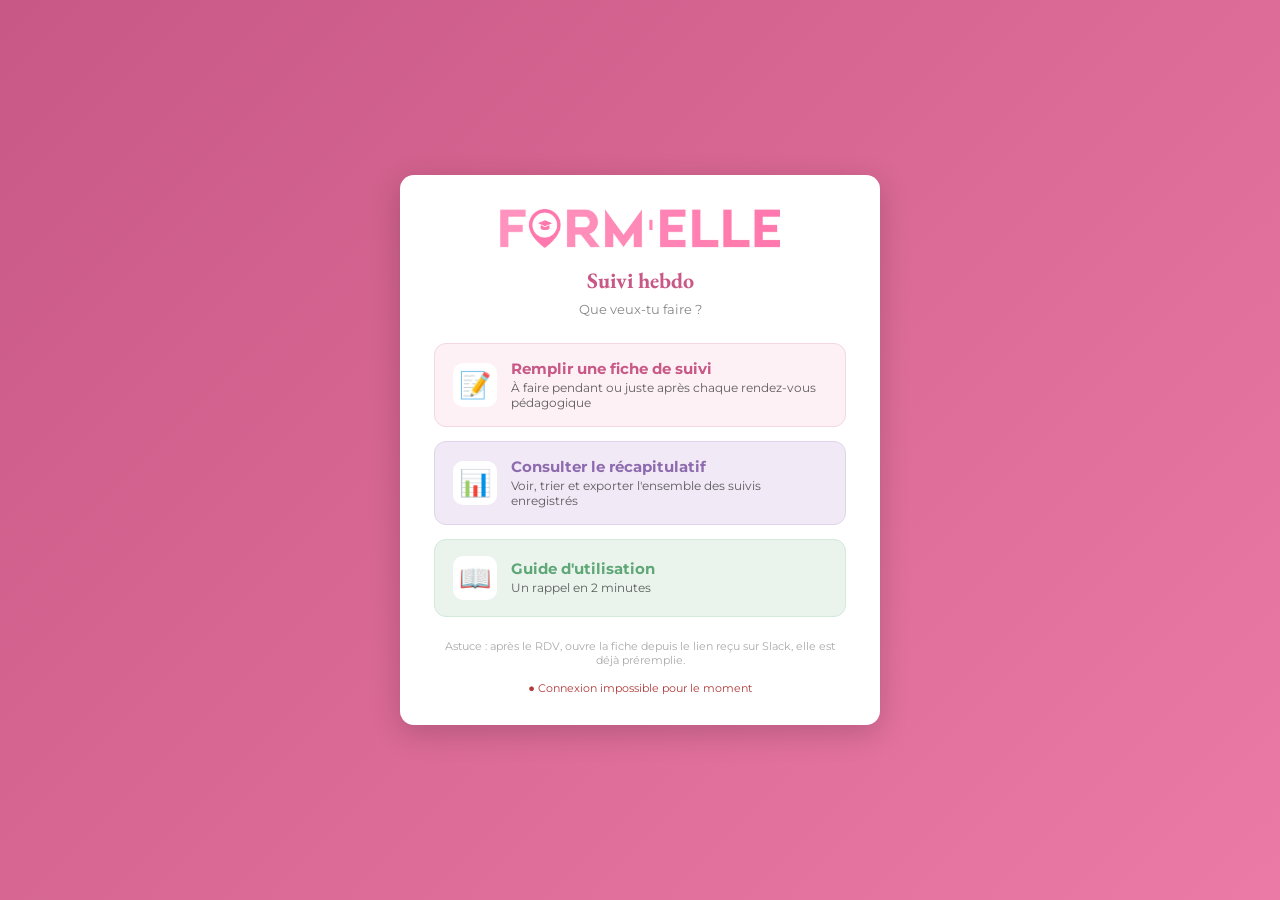
<file: index.html>
<!DOCTYPE html>
<html lang="fr">
<head>
<meta charset="UTF-8">
<meta name="viewport" content="width=device-width, initial-scale=1.0">
<title>Form'Elle — Suivi hebdo</title>
<link rel="preconnect" href="https://fonts.googleapis.com">
<link href="https://fonts.googleapis.com/css2?family=EB+Garamond:wght@500;700&family=Montserrat:wght@400;500;600;700&display=swap" rel="stylesheet">
<link rel="stylesheet" href="assets/style.css">
<style>
  body { background: linear-gradient(135deg, var(--pink-dark) 0%, var(--pink) 100%); display: flex; align-items: center; justify-content: center; padding: 24px; }
  .box { background: white; border-radius: 14px; padding: 34px 34px 30px; max-width: 480px; width: 100%; text-align: center; box-shadow: 0 8px 30px rgba(0,0,0,.18); }
  .box h1 { font-size: 22px; color: var(--pink-dark); margin-bottom: 6px; }
  p.sub { color: #888; font-size: 13px; margin-bottom: 26px; }
  .choices { display: flex; flex-direction: column; gap: 14px; }
  a.choice { display: flex; align-items: center; gap: 14px; text-align: left; text-decoration: none; background: var(--pink-tint); border: 1.5px solid #F5D6E3; border-radius: 12px; padding: 16px 18px; transition: transform .12s ease, box-shadow .12s ease; }
  a.choice:hover { transform: translateY(-2px); box-shadow: 0 6px 16px rgba(200,88,133,.18); }
  a.choice .emoji { font-size: 26px; flex-shrink: 0; width: 44px; height: 44px; display: flex; align-items: center; justify-content: center; background: white; border-radius: 10px; }
  a.choice .txt strong { display: block; color: var(--pink-dark); font-size: 14.5px; margin-bottom: 2px; }
  a.choice .txt span { display: block; color: var(--text-dark); font-size: 12px; opacity: .8; }
  a.choice.recap { background: #F1EAF6; border-color: #E1D3EC; } a.choice.recap .txt strong { color: var(--purple); }
  a.choice.tuto { background: #EAF4ED; border-color: #D3E9D9; } a.choice.tuto .txt strong { color: var(--green); }
  .footer-note { margin-top: 22px; font-size: 11px; color: #aaa; }
</style>
</head>
<body>
  <div class="box">
    <img class="home-logo" src="assets/logo.png" alt="Form'Elle">
    <h1>Suivi hebdo</h1>
    <p class="sub">Que veux-tu faire ?</p>
    <div class="choices">
      <a class="choice fiche" href="fiche.html">
        <div class="emoji">📝</div>
        <div class="txt"><strong>Remplir une fiche de suivi</strong><span>À faire pendant ou juste après chaque rendez-vous pédagogique</span></div>
      </a>
      <a class="choice recap" href="recap.html">
        <div class="emoji">📊</div>
        <div class="txt"><strong>Consulter le récapitulatif</strong><span>Voir, trier et exporter l'ensemble des suivis enregistrés</span></div>
      </a>
      <a class="choice tuto" href="guide.html">
        <div class="emoji">📖</div>
        <div class="txt"><strong>Guide d'utilisation</strong><span>Un rappel en 2 minutes</span></div>
      </a>
    </div>
    <div class="footer-note">Astuce : après le RDV, ouvre la fiche depuis le lien reçu sur Slack, elle est déjà préremplie.</div>
    <div class="conn" id="conn">Connexion…</div>
  </div>
<script src="assets/app.js"></script>
<script>
  feKey(false);
  (async function () {
    var el = document.getElementById('conn');
    try {
      var r = await feGet({ action: 'noms' });
      if (r && r.ok) { el.textContent = '● Connecté (' + r.data.length + ' apprenantes)'; el.className = 'conn ok'; }
      else { el.textContent = '● Connexion refusée par le serveur'; el.className = 'conn err'; }
    } catch (e) { el.textContent = '● Connexion impossible pour le moment'; el.className = 'conn err'; }
  })();
</script>
</body>
</html>
</file>
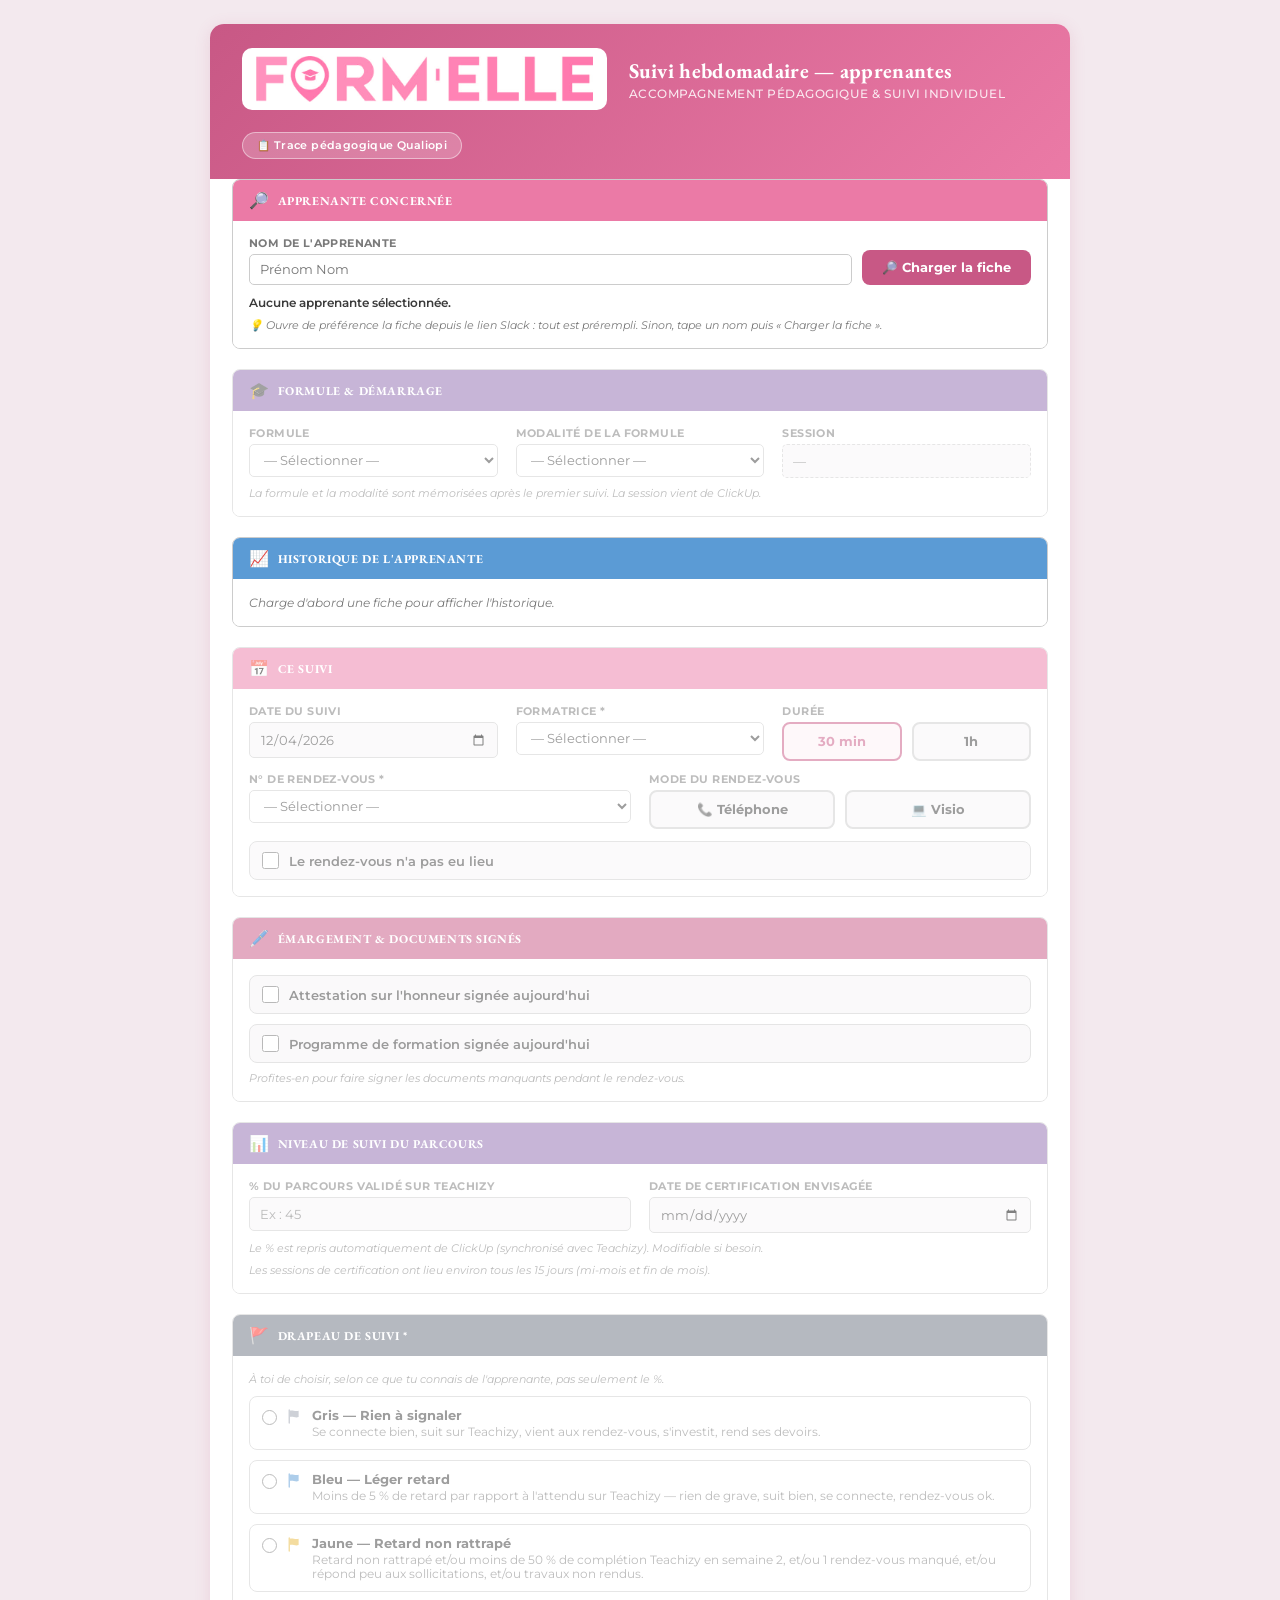
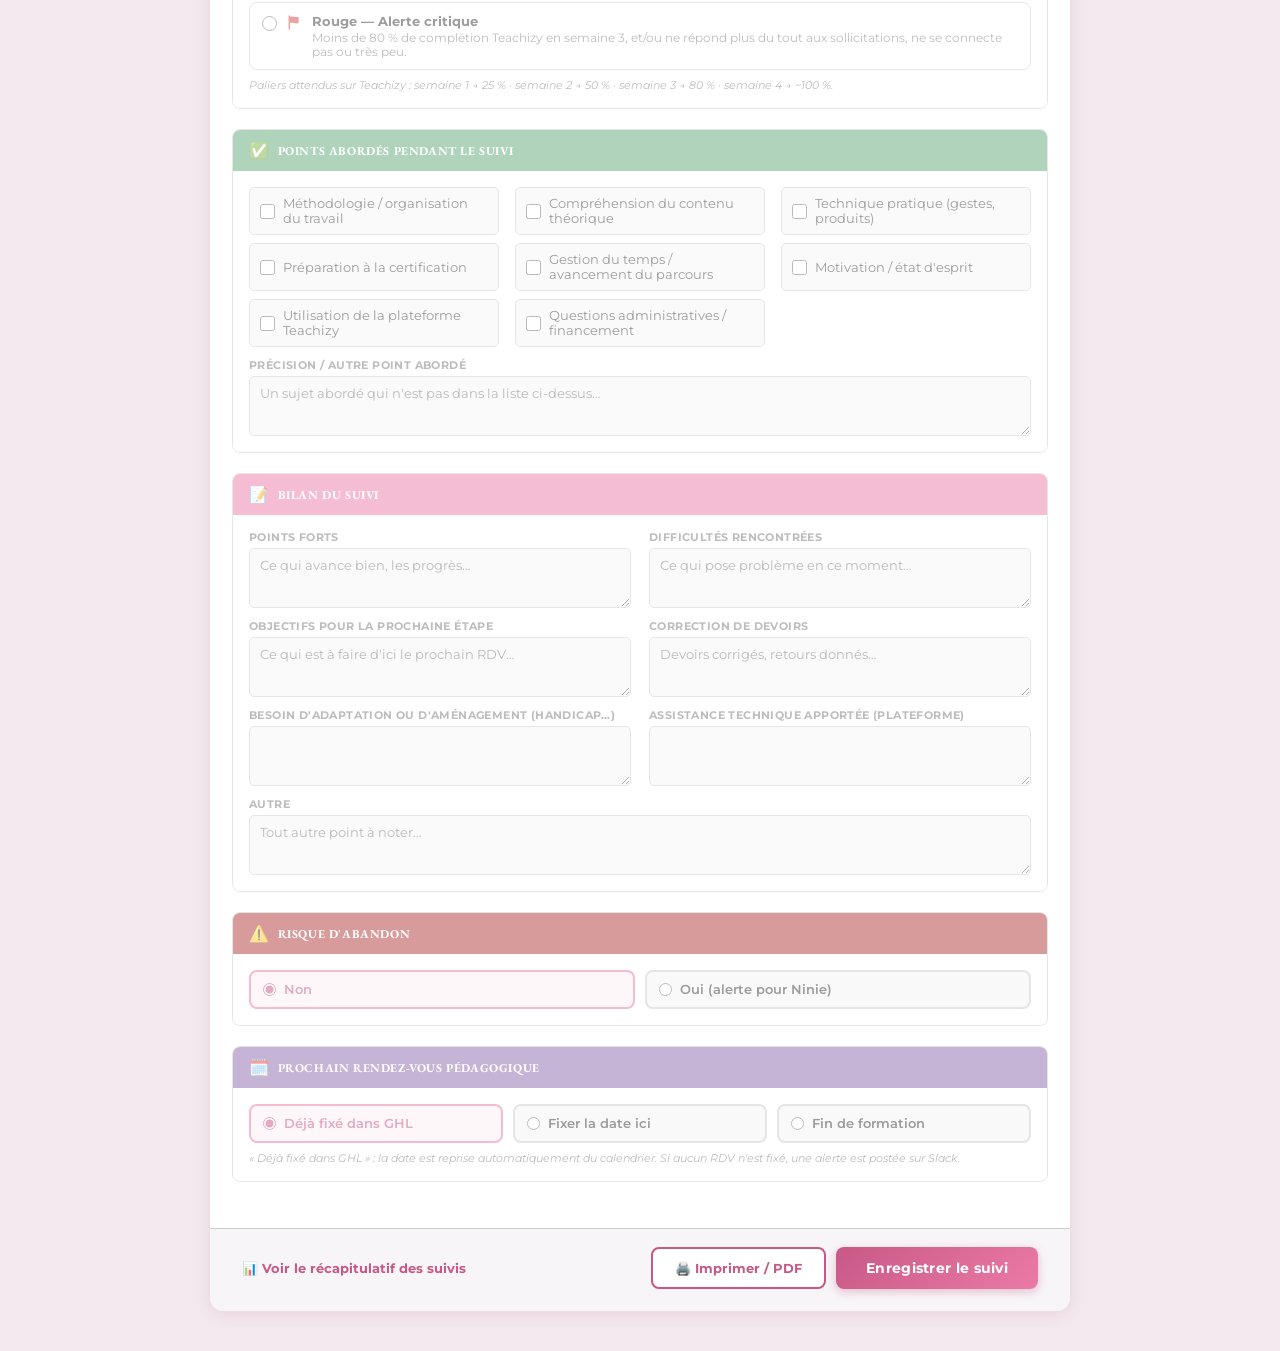
<file: fiche.html>
<!DOCTYPE html>
<html lang="fr">
<head>
<meta charset="UTF-8">
<meta name="viewport" content="width=device-width, initial-scale=1.0">
<title>Form'Elle — Fiche de suivi</title>
<link rel="preconnect" href="https://fonts.googleapis.com">
<link href="https://fonts.googleapis.com/css2?family=EB+Garamond:wght@500;700&family=Montserrat:wght@400;500;600;700&display=swap" rel="stylesheet">
<link rel="stylesheet" href="assets/style.css">
</head>
<body>
<div class="page-wrapper">
  <header>
    <div class="logo-zone"><img src="assets/logo.png" alt="Form'Elle"></div>
    <div class="header-text">
      <h1>Suivi hebdomadaire — apprenantes</h1>
      <div class="subtitle">Accompagnement pédagogique &amp; suivi individuel</div>
    </div>
    <div class="badge">📋 Trace pédagogique Qualiopi</div>
  </header>

  <div class="content">
    <!-- 1. Apprenante -->
    <div class="section" id="section-apprenante">
      <div class="section-header"><span class="icon">🔎</span> Apprenante concernée</div>
      <div class="section-body">
        <div class="search-row">
          <div class="field">
            <label>Nom de l'apprenante</label>
            <input type="text" id="apprenante" placeholder="Prénom Nom" list="liste-apprenantes" autocomplete="off">
            <datalist id="liste-apprenantes"></datalist>
          </div>
          <button type="button" class="btn-search" id="btnCharger">🔎 Charger la fiche</button>
        </div>
        <div class="recherche-status" id="status"></div>
        <div class="fe-note" id="aide">💡 Ouvre de préférence la fiche depuis le lien Slack : tout est prérempli. Sinon, tape un nom puis « Charger la fiche ».</div>
      </div>
    </div>

    <!-- 2. Formule -->
    <div class="section" id="section-identite">
      <div class="section-header violet"><span class="icon">🎓</span> Formule &amp; démarrage</div>
      <div class="section-body">
        <div class="grid-3">
          <div class="field"><label>Formule</label>
            <select id="formule"><option value="">— Sélectionner —</option><option>Star</option><option>Essentielle</option></select></div>
          <div class="field"><label>Modalité de la formule</label>
            <select id="modaliteFormule"><option value="">— Sélectionner —</option><option>Individuel</option><option>Collectif</option></select></div>
          <div class="field"><label>Session</label><div class="readonly-chip" id="chipSession">—</div></div>
        </div>
        <div class="fe-note">La formule et la modalité sont mémorisées après le premier suivi. La session vient de ClickUp.</div>
      </div>
    </div>

    <!-- 3. Historique -->
    <div class="section" id="section-historique">
      <div class="section-header bleu"><span class="icon">📈</span> Historique de l'apprenante</div>
      <div class="section-body">
        <div id="hist-empty" class="hist-empty">Charge d'abord une fiche pour afficher l'historique.</div>
        <div id="hist-summary"></div>
        <button type="button" class="btn-toggle-full hidden" id="btnHist">Dérouler tout l'historique ▾</button>
        <div id="historique-full"></div>
      </div>
    </div>

    <!-- 4. Ce suivi -->
    <div class="section" id="section-suivi">
      <div class="section-header"><span class="icon">📅</span> Ce suivi</div>
      <div class="section-body">
        <div class="grid-3" style="margin-bottom:12px">
          <div class="field"><label>Date du suivi</label><input type="date" id="dateSuivi"></div>
          <div class="field"><label>Formatrice *</label>
            <select id="formatrice"><option value="">— Sélectionner —</option><option>Sabrina Merad</option><option>Leslie Partouche</option></select></div>
          <div class="field"><label>Durée</label>
            <div class="toggle-row"><div class="toggle-btn" data-duree="30 min">30 min</div><div class="toggle-btn" data-duree="1h">1h</div></div></div>
        </div>
        <div class="grid-2" style="margin-bottom:12px">
          <div class="field"><label>N° de rendez-vous *</label>
            <select id="numRdv">
              <option value="">— Sélectionner —</option>
              <option>1 - Accès (onboarding)</option>
              <option>2 - Suivi</option>
              <option>3 - Suivi mi-parcours</option>
              <option>4 - Bilan</option>
              <option>Suivi supplémentaire</option>
            </select></div>
          <div class="field"><label>Mode du rendez-vous</label>
            <div class="toggle-row"><div class="toggle-btn" data-modalite="Téléphone">📞 Téléphone</div><div class="toggle-btn" data-modalite="Visio">💻 Visio</div></div></div>
        </div>
        <label class="signature-item" style="margin-top:6px;"><input type="checkbox" id="nonRealise"><span class="txt">Le rendez-vous n'a pas eu lieu</span></label>
      </div>
    </div>

    <!-- 5. Motif -->
    <div class="section hidden" id="section-motif">
      <div class="section-header" style="background:#B33A3A;"><span class="icon">📵</span> Motif du rendez-vous non réalisé</div>
      <div class="section-body">
        <div class="radio-row" id="motifRow">
          <label class="radio-pill"><input type="radio" name="motif" value="Ne répond pas"> Ne répond pas</label>
          <label class="radio-pill"><input type="radio" name="motif" value="Reporté à sa demande"> Reporté à sa demande</label>
          <label class="radio-pill"><input type="radio" name="motif" value="Annulé par l'apprenante"> Annulé par l'apprenante</label>
          <label class="radio-pill"><input type="radio" name="motif" value="Autre"> Autre</label>
        </div>
        <div class="field hidden" id="motifDateWrap" style="margin-top:12px;"><label>Nouvelle date prévue</label><input type="date" id="motifDate"></div>
        <div class="field hidden" id="motifAutreWrap" style="margin-top:12px;"><label>Préciser</label><input type="text" id="motifAutre" placeholder="Préciser…"></div>
      </div>
    </div>

    <!-- 6. Devoirs -->
    <div class="section hidden" id="section-devoirs">
      <div class="section-header" style="background:#C07A3E;"><span class="icon">📓</span> Devoir de la semaine</div>
      <div class="section-body">
        <div class="fe-note" style="margin:0 0 10px;">À partir du 2ème rendez-vous : le devoir demandé au suivi précédent a-t-il été fait ?</div>
        <div class="radio-row" id="devoirsRow">
          <label class="radio-pill"><input type="radio" name="devoirs" value="Fait"> ✅ Fait</label>
          <label class="radio-pill"><input type="radio" name="devoirs" value="Non fait"> ⚠️ Non fait (alerte pour Ninie)</label>
        </div>
      </div>
    </div>

    <div id="blocRealise">
      <!-- 7. Émargement et documents -->
      <div class="section" id="section-emargement">
        <div class="section-header" style="background:var(--pink-dark);"><span class="icon">🖊️</span> Émargement &amp; documents signés</div>
        <div class="section-body">
          <div class="signature-grid">
            <div id="sig-attestation"></div>
            <div id="sig-programme"></div>
          </div>
          <div class="fe-note">Profites-en pour faire signer les documents manquants pendant le rendez-vous.</div>
        </div>
      </div>

      <!-- 8. Niveau -->
      <div class="section" id="section-pct">
        <div class="section-header violet"><span class="icon">📊</span> Niveau de suivi du parcours</div>
        <div class="section-body">
          <div class="grid-2">
            <div class="field"><label>% du parcours validé sur Teachizy</label><input type="number" id="pct" min="0" max="100" placeholder="Ex : 45"></div>
            <div class="field"><label>Date de certification envisagée</label><input type="date" id="dateCertification"></div>
          </div>
          <div class="fe-note" id="pctNote">Le % est repris automatiquement de ClickUp (synchronisé avec Teachizy). Modifiable si besoin.</div>
          <div class="fe-note">Les sessions de certification ont lieu environ tous les 15 jours (mi-mois et fin de mois).</div>
        </div>
      </div>

      <!-- 9. Drapeau -->
      <div class="section" id="section-drapeau">
        <div class="section-header gris"><span class="icon">🚩</span> Drapeau de suivi *</div>
        <div class="section-body">
          <div class="fe-note" style="margin:0 0 10px;">À toi de choisir, selon ce que tu connais de l'apprenante, pas seulement le %.</div>
          <div class="drapeau-grid" id="drapeauGrid"></div>
          <div class="fe-note">Paliers attendus sur Teachizy : semaine 1 → 25 % · semaine 2 → 50 % · semaine 3 → 80 % · semaine 4 → ~100 %.</div>
        </div>
      </div>

      <!-- 10. Points -->
      <div class="section" id="section-points">
        <div class="section-header vert"><span class="icon">✅</span> Points abordés pendant le suivi</div>
        <div class="section-body">
          <div class="checkbox-grid" id="pointsGrid"></div>
          <div class="field"><label>Précision / autre point abordé</label><textarea id="pointsAutre" placeholder="Un sujet abordé qui n'est pas dans la liste ci-dessus…"></textarea></div>
        </div>
      </div>

      <!-- 11. Bilan -->
      <div class="section" id="section-bilan">
        <div class="section-header"><span class="icon">📝</span> Bilan du suivi</div>
        <div class="section-body">
          <div class="grid-2" style="margin-bottom:12px">
            <div class="field"><label>Points forts</label><textarea id="pointsForts" placeholder="Ce qui avance bien, les progrès…"></textarea></div>
            <div class="field"><label>Difficultés rencontrées</label><textarea id="difficultes" placeholder="Ce qui pose problème en ce moment…"></textarea></div>
          </div>
          <div class="grid-2" style="margin-bottom:12px">
            <div class="field"><label>Objectifs pour la prochaine étape</label><textarea id="objectifs" placeholder="Ce qui est à faire d'ici le prochain RDV…"></textarea></div>
            <div class="field"><label>Correction de devoirs</label><textarea id="correctionDevoirs" placeholder="Devoirs corrigés, retours donnés…"></textarea></div>
          </div>
          <div class="grid-2" style="margin-bottom:12px">
            <div class="field"><label>Besoin d'adaptation ou d'aménagement (handicap…)</label><textarea id="adaptation"></textarea></div>
            <div class="field"><label>Assistance technique apportée (plateforme)</label><textarea id="assistance"></textarea></div>
          </div>
          <div class="field"><label>Autre</label><textarea id="autre" placeholder="Tout autre point à noter…"></textarea></div>
        </div>
      </div>

      <!-- 12. Risque -->
      <div class="section" id="section-risque">
        <div class="section-header" style="background:#B33A3A;"><span class="icon">⚠️</span> Risque d'abandon</div>
        <div class="section-body">
          <div class="radio-row" id="risqueRow">
            <label class="radio-pill on"><input type="radio" name="risque" value="Non" checked> Non</label>
            <label class="radio-pill"><input type="radio" name="risque" value="Oui"> Oui (alerte pour Ninie)</label>
          </div>
          <div class="field hidden" id="risqueActionWrap" style="margin-top:12px;"><label>Action prévue</label><textarea id="actionRisque" placeholder="Que prévoit-on pour la garder dans le parcours ?"></textarea></div>
        </div>
      </div>
    </div>

    <!-- 13. Prochain RDV -->
    <div class="section" id="section-prochain">
      <div class="section-header violet"><span class="icon">🗓️</span> Prochain rendez-vous pédagogique</div>
      <div class="section-body">
        <div class="radio-row" id="prochainRow">
          <label class="radio-pill on"><input type="radio" name="prochain" value="ghl" checked> Déjà fixé dans GHL</label>
          <label class="radio-pill"><input type="radio" name="prochain" value="date"> Fixer la date ici</label>
          <label class="radio-pill"><input type="radio" name="prochain" value="fin"> Fin de formation</label>
        </div>
        <div class="grid-2 hidden" id="prochainDateWrap" style="margin-top:12px;">
          <div class="field"><label>Date</label><input type="date" id="prochainDate"></div>
          <div class="field"><label>Heure (ex : 14h30)</label><input type="text" id="prochainHeure" placeholder="14h30"></div>
        </div>
        <div class="fe-note">« Déjà fixé dans GHL » : la date est reprise automatiquement du calendrier. Si aucun RDV n'est fixé, une alerte est postée sur Slack.</div>
      </div>
    </div>
  </div>

  <div id="msg"></div>
  <div class="export-bar">
    <a class="link-consult" href="recap.html">📊 Voir le récapitulatif des suivis</a>
    <div class="btn-group">
      <button class="btn-secondary" onclick="window.print()">🖨️ Imprimer / PDF</button>
      <button class="btn-primary" id="btnSave">Enregistrer le suivi</button>
    </div>
  </div>
</div>
<script src="assets/app.js"></script>
<script src="assets/fiche.js"></script>
</body>
</html>
</file>
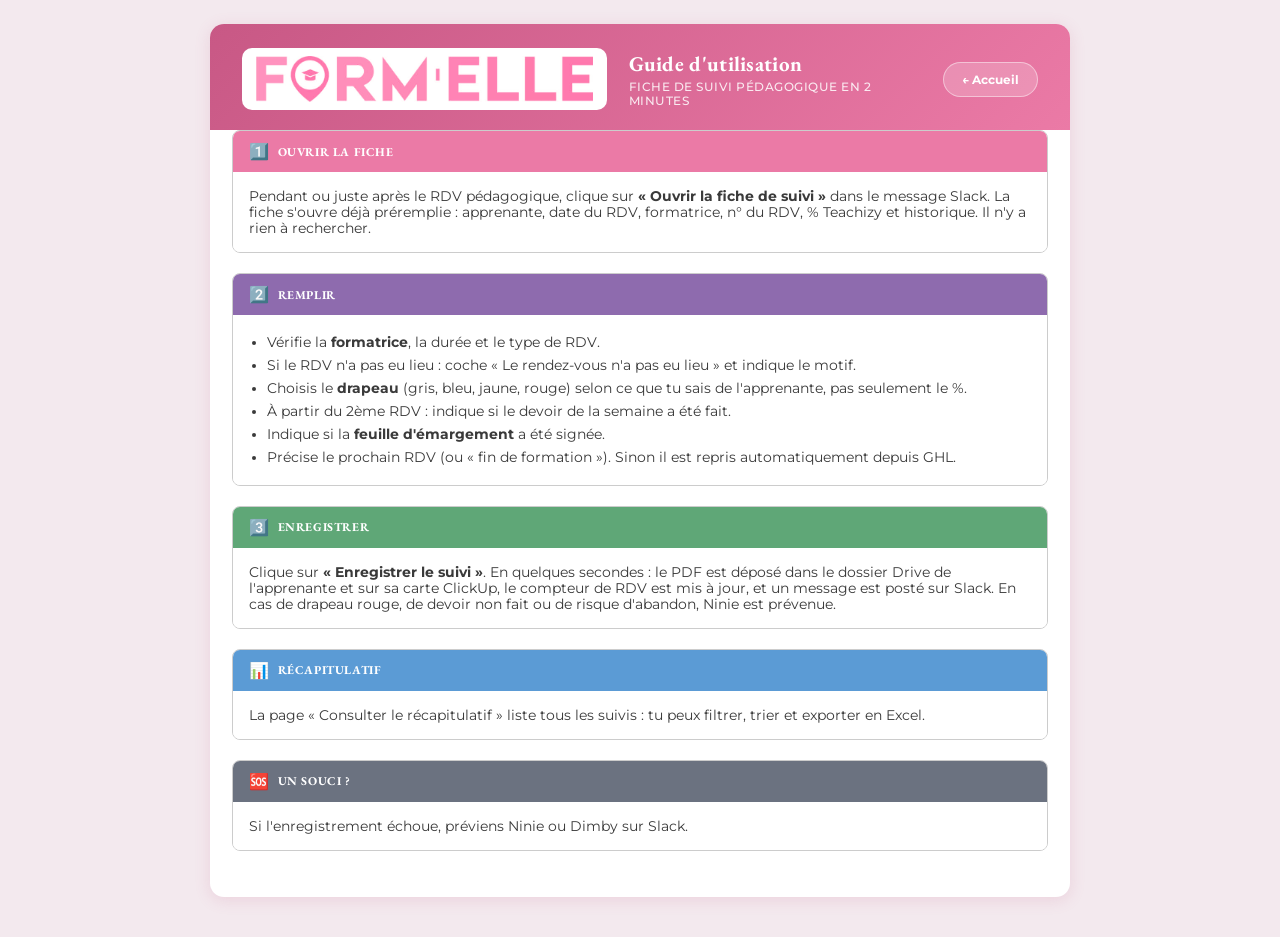
<file: guide.html>
<!DOCTYPE html>
<html lang="fr">
<head>
<meta charset="UTF-8">
<meta name="viewport" content="width=device-width, initial-scale=1.0">
<title>Form'Elle — Guide du suivi hebdo</title>
<link href="https://fonts.googleapis.com/css2?family=EB+Garamond:wght@500;700&family=Montserrat:wght@400;500;600;700&display=swap" rel="stylesheet">
<link rel="stylesheet" href="assets/style.css">
</head>
<body>
<div class="page-wrapper">
  <header>
    <div class="logo-zone"><img src="assets/logo.png" alt="Form'Elle"></div>
    <div class="header-text"><h1>Guide d'utilisation</h1><div class="subtitle">Fiche de suivi pédagogique en 2 minutes</div></div>
    <a class="link-new" href="index.html">← Accueil</a>
  </header>
  <div class="content">
    <div class="section"><div class="section-header"><span class="icon">1️⃣</span> Ouvrir la fiche</div><div class="section-body">
      Pendant ou juste après le RDV pédagogique, clique sur <b>« Ouvrir la fiche de suivi »</b> dans le message Slack. La fiche s'ouvre déjà préremplie : apprenante, date du RDV, formatrice, n° du RDV, % Teachizy et historique. Il n'y a rien à rechercher.
    </div></div>
    <div class="section"><div class="section-header violet"><span class="icon">2️⃣</span> Remplir</div><div class="section-body">
      <ul style="padding-left:18px;line-height:1.7">
        <li>Vérifie la <b>formatrice</b>, la durée et le type de RDV.</li>
        <li>Si le RDV n'a pas eu lieu : coche « Le rendez-vous n'a pas eu lieu » et indique le motif.</li>
        <li>Choisis le <b>drapeau</b> (gris, bleu, jaune, rouge) selon ce que tu sais de l'apprenante, pas seulement le %.</li>
        <li>À partir du 2ème RDV : indique si le devoir de la semaine a été fait.</li>
        <li>Indique si la <b>feuille d'émargement</b> a été signée.</li>
        <li>Précise le prochain RDV (ou « fin de formation »). Sinon il est repris automatiquement depuis GHL.</li>
      </ul>
    </div></div>
    <div class="section"><div class="section-header vert"><span class="icon">3️⃣</span> Enregistrer</div><div class="section-body">
      Clique sur <b>« Enregistrer le suivi »</b>. En quelques secondes : le PDF est déposé dans le dossier Drive de l'apprenante et sur sa carte ClickUp, le compteur de RDV est mis à jour, et un message est posté sur Slack. En cas de drapeau rouge, de devoir non fait ou de risque d'abandon, Ninie est prévenue.
    </div></div>
    <div class="section"><div class="section-header bleu"><span class="icon">📊</span> Récapitulatif</div><div class="section-body">
      La page « Consulter le récapitulatif » liste tous les suivis : tu peux filtrer, trier et exporter en Excel.
    </div></div>
    <div class="section"><div class="section-header gris"><span class="icon">🆘</span> Un souci ?</div><div class="section-body">
      Si l'enregistrement échoue, préviens Ninie ou Dimby sur Slack.
    </div></div>
  </div>
</div>
</body>
</html>
</file>
<file: assets/style.css>
:root {
  --pink:        #EB7AA6;
  --pink-dark:   #C85885;
  --pink-tint:   #FDF1F5;
  --purple:      #8E6BAE;
  --purple-tint: #F4F0F9;
  --green:       #5FA777;
  --green-tint:  #F0F8F2;
  --blue:        #5B9BD5;
  --blue-tint:   #EEF5FC;
  --orange:      #E0954C;
  --orange-tint: #FDF4EA;
  --grey-border: #CCCCCC;
  --text-dark:   #3A3A3A;
  --grey-mid:    #7A7A7A;
  --grey-light:  #F7F5F7;
  --white:       #FFFFFF;
  --radius:      8px;
  --shadow:      0 3px 16px rgba(200,88,133,.16);
}
*, *::before, *::after { box-sizing: border-box; margin: 0; padding: 0; }
body {
  font-family: 'Montserrat', 'Segoe UI', Arial, sans-serif;
  font-size: 13.5px;
  color: var(--text-dark);
  background: #f3e9ee;
  min-height: 100vh;
  padding: 24px 12px 40px;
}
h1, h2, .font-title { font-family: 'EB Garamond', Georgia, serif; }
.page-wrapper {
  max-width: 860px;
  margin: 0 auto;
  background: var(--white);
  border-radius: 14px;
  box-shadow: var(--shadow);
  overflow: hidden;
}
header {
  background: linear-gradient(135deg, var(--pink-dark) 0%, var(--pink) 100%);
  padding: 24px 32px 20px;
  display: flex;
  align-items: center;
  gap: 22px;
  flex-wrap: wrap;
}
header .logo-zone {
  background: white;
  border-radius: 10px;
  padding: 8px 14px;
  display: flex;
  align-items: center;
  min-width: 150px;
}
header .logo-zone img { height: 46px; display: block; }
header .header-text { flex: 1; min-width: 220px; }
header .header-text h1 {
  color: white;
  font-size: 21px;
  font-weight: 700;
  letter-spacing: .3px;
  margin-bottom: 3px;
}
header .header-text .subtitle {
  color: rgba(255,255,255,.85);
  font-size: 11.5px;
  font-weight: 500;
  letter-spacing: .5px;
  text-transform: uppercase;
}
.badge {
  background: rgba(255,255,255,.2);
  border: 1px solid rgba(255,255,255,.45);
  color: white;
  border-radius: 20px;
  padding: 6px 14px;
  font-size: 10.5px;
  font-weight: 600;
  letter-spacing: .4px;
  white-space: nowrap;
}
.content { padding: 26px 32px 30px; }
.section {
  margin-bottom: 20px;
  border: 1px solid var(--grey-border);
  border-radius: var(--radius);
  overflow: hidden;
}
.section.disabled { opacity: .5; pointer-events: none; }
.section-header {
  background: var(--pink);
  color: white;
  padding: 10px 16px;
  font-weight: 700;
  font-size: 12px;
  letter-spacing: .6px;
  text-transform: uppercase;
  display: flex;
  align-items: center;
  gap: 8px;
  font-family: 'EB Garamond', Georgia, serif;
}
.section-header.violet { background: var(--purple); }
.section-header.vert   { background: var(--green); }
.section-header.bleu   { background: var(--blue); }
.section-header.gris   { background: #6B7280; }
.section-header .icon { font-size: 16px; }
.section-body { padding: 16px; background: var(--white); }
.grid-2 { display: grid; grid-template-columns: 1fr 1fr; gap: 12px 18px; }
.grid-3 { display: grid; grid-template-columns: 1fr 1fr 1fr; gap: 12px 18px; }
.field { display: flex; flex-direction: column; gap: 5px; }
.field label {
  font-size: 10.5px;
  font-weight: 700;
  color: var(--grey-mid);
  text-transform: uppercase;
  letter-spacing: .4px;
}
.field input[type="text"],
.field input[type="date"],
.field input[type="number"],
.field select,
.field textarea {
  border: 1.5px solid var(--grey-border);
  border-radius: 5px;
  padding: 8px 10px;
  font-size: 13px;
  color: var(--text-dark);
  background: var(--grey-light);
  transition: border-color .15s, background .15s;
  font-family: inherit;
  width: 100%;
}
.field input:focus, .field select:focus, .field textarea:focus {
  outline: none;
  border-color: var(--pink);
  background: var(--pink-tint);
}
.field textarea { resize: vertical; min-height: 60px; }
.toggle-row { display: flex; gap: 10px; flex-wrap: wrap; }
.toggle-btn {
  flex: 1;
  min-width: 90px;
  padding: 10px 8px;
  border: 2px solid var(--grey-border);
  border-radius: var(--radius);
  background: var(--grey-light);
  font-weight: 700;
  font-size: 12.5px;
  cursor: pointer;
  text-align: center;
  transition: all .15s;
  user-select: none;
}
.toggle-btn:hover { border-color: var(--pink); }
.toggle-btn.active {
  border-color: var(--pink-dark);
  background: var(--pink-tint);
  color: var(--pink-dark);
}
.checkbox-grid {
  display: grid;
  grid-template-columns: repeat(auto-fit, minmax(240px, 1fr));
  gap: 8px 16px;
  margin-bottom: 12px;
}
.checkbox-item {
  display: flex;
  align-items: center;
  gap: 8px;
  padding: 8px 10px;
  border: 1.5px solid var(--grey-border);
  border-radius: 5px;
  background: var(--grey-light);
  cursor: pointer;
  font-size: 12.5px;
  transition: all .15s;
}
.checkbox-item:hover { border-color: var(--purple); }
.checkbox-item.checked {
  border-color: var(--purple);
  background: var(--purple-tint);
  color: var(--purple);
  font-weight: 600;
}
.checkbox-item input { accent-color: var(--purple); width: 15px; height: 15px; flex-shrink: 0; }

/* Signature des documents administratifs */
.signature-grid { display: flex; flex-direction: column; gap: 10px; }
.signature-item {
  display: flex; align-items: center; gap: 10px;
  padding: 10px 12px; border: 1.5px solid var(--grey-border); border-radius: 8px;
  background: var(--grey-light); cursor: pointer; transition: all .15s;
}
.signature-item:hover { border-color: var(--pink); }
.signature-item input { width: 17px; height: 17px; flex-shrink: 0; accent-color: var(--pink-dark); }
.signature-item.checked { border-color: var(--pink-dark); background: var(--pink-tint); }
.signature-item .txt { font-size: 13px; font-weight: 600; }
.signature-item.done {
  cursor: default;
  border-color: var(--green); background: var(--green-tint); color: #2f6b45;
  font-weight: 600; padding: 10px 12px; gap: 8px;
}
.signature-item.done .icon { font-size: 15px; }
.section.section-alert .section-header { background: #B33A3A !important; }
@keyframes sectionPulse { 0%,100% { box-shadow: 0 0 0 0 rgba(179,58,58,.35); } 50% { box-shadow: 0 0 0 6px rgba(179,58,58,0); } }
.section.section-alert { animation: sectionPulse 1s ease-out 2; }

/* Drapeau de suivi */
.drapeau-grid { display: flex; flex-direction: column; gap: 10px; }
.drapeau-option {
  display: flex; align-items: flex-start; gap: 10px;
  padding: 10px 12px; border: 1.5px solid var(--grey-border); border-radius: 8px;
  cursor: pointer; transition: border-color .12s ease, background .12s ease;
}
.drapeau-option input { margin-top: 3px; flex-shrink: 0; width: 15px; height: 15px; }
.drapeau-flag { width: 15px; height: 15px; flex-shrink: 0; margin-top: 2px; }
.drapeau-flag svg { display: block; width: 100%; height: 100%; }
.drapeau-option .txt strong { display: block; font-size: 13px; }
.drapeau-option .txt span { display: block; font-size: 11.5px; color: var(--grey-mid); margin-top: 2px; }
.drapeau-gris  .drapeau-flag { color: #9CA3AF; }
.drapeau-bleu  .drapeau-flag { color: var(--blue); }
.drapeau-jaune .drapeau-flag { color: #E8B93F; }
.drapeau-rouge .drapeau-flag { color: #D64545; }
.hist-drapeau-badge { display: inline-flex; width: 13px; height: 13px; vertical-align: -2px; margin-right: 6px; }
.hist-drapeau-badge svg { display: block; width: 100%; height: 100%; }
.hist-drapeau-badge.drapeau-gris  { color: #9CA3AF; }
.hist-drapeau-badge.drapeau-bleu  { color: var(--blue); }
.hist-drapeau-badge.drapeau-jaune { color: #E8B93F; }
.hist-drapeau-badge.drapeau-rouge { color: #D64545; }
.drapeau-option.drapeau-gris.selected  { border-color: #9CA3AF; background: #F3F4F6; }
.drapeau-option.drapeau-bleu.selected  { border-color: var(--blue); background: var(--blue-tint); }
.drapeau-option.drapeau-jaune.selected { border-color: #E8B93F; background: #FDF8E8; }
.drapeau-option.drapeau-rouge.selected { border-color: #D64545; background: #FCEAEA; }

/* Bloc recherche apprenante */
.search-row { display: flex; gap: 10px; align-items: flex-end; flex-wrap: wrap; }
.search-row .field { flex: 1; min-width: 220px; }
.btn-search {
  background: var(--pink-dark);
  color: white;
  border: none;
  border-radius: var(--radius);
  padding: 10px 20px;
  font-size: 12.5px;
  font-weight: 700;
  cursor: pointer;
  font-family: inherit;
  white-space: nowrap;
}
.btn-search:hover { background: #b04976; }
.btn-search:disabled { opacity: .6; cursor: not-allowed; }
.btn-link-reset {
  background: none;
  border: none;
  color: var(--grey-mid);
  text-decoration: underline;
  font-size: 11.5px;
  cursor: pointer;
  font-family: inherit;
  padding: 4px 0;
}
.recherche-status { font-size: 12px; margin-top: 10px; font-weight: 600; }
.recherche-status.ok  { color: var(--green); }
.recherche-status.new { color: var(--orange); }
.recherche-status.err { color: #B33A3A; }

.readonly-chip {
  border: 1.5px dashed var(--grey-border);
  border-radius: 5px;
  padding: 8px 10px;
  font-size: 13px;
  background: var(--grey-light);
  color: var(--grey-mid);
  font-style: italic;
}
.first-time-note {
  background: var(--orange-tint);
  border: 1px solid var(--orange);
  color: #8a5a25;
  border-radius: var(--radius);
  padding: 10px 14px;
  font-size: 12px;
  margin-bottom: 12px;
}

/* Panneau historique */
.hist-loading { color: var(--grey-mid); font-style: italic; font-size: 12px; }
.hist-empty { color: var(--grey-mid); font-style: italic; font-size: 12px; }
.hist-summary {
  background: var(--blue-tint);
  border: 1px solid var(--blue);
  border-radius: var(--radius);
  padding: 12px 14px;
  font-size: 12.5px;
}
.hist-summary .hist-top {
  display: flex; justify-content: space-between; align-items: center; flex-wrap: wrap; gap: 8px;
  margin-bottom: 8px;
}
.hist-summary .hist-pct {
  font-weight: 800; font-size: 15px; color: var(--blue);
  font-family: 'EB Garamond', Georgia, serif;
}
.hist-summary .hist-date { font-weight: 700; color: var(--text-dark); }
.hist-summary .hist-line { margin-top: 4px; }
.hist-summary .hist-line b { color: var(--grey-mid); text-transform: uppercase; font-size: 10px; letter-spacing: .3px; display: block; margin-bottom: 2px; }
.btn-toggle-full {
  margin-top: 10px;
  background: none;
  border: 1.5px solid var(--blue);
  color: var(--blue);
  border-radius: 20px;
  padding: 6px 14px;
  font-size: 11.5px;
  font-weight: 700;
  cursor: pointer;
  font-family: inherit;
}
.btn-toggle-full:hover { background: var(--blue-tint); }
#historique-full { display: none; margin-top: 12px; flex-direction: column; gap: 8px; }
#historique-full.visible { display: flex; }
.hist-card {
  border: 1px solid var(--grey-border);
  border-radius: 6px;
  padding: 10px 12px;
  font-size: 12px;
  background: var(--grey-light);
}
.hist-card .hist-card-head { display: flex; justify-content: space-between; font-weight: 700; margin-bottom: 6px; }
.hist-card .hist-card-head .pct { color: var(--purple); }

.export-bar {
  padding: 18px 32px 22px;
  display: flex;
  justify-content: space-between;
  align-items: center;
  gap: 12px;
  border-top: 1px solid var(--grey-border);
  background: var(--grey-light);
  flex-wrap: wrap;
}
.btn-primary {
  background: linear-gradient(135deg, var(--pink-dark), var(--pink));
  color: white;
  border: none;
  border-radius: var(--radius);
  padding: 12px 30px;
  font-size: 14px;
  font-weight: 700;
  cursor: pointer;
  box-shadow: 0 3px 10px rgba(200,88,133,.35);
  transition: all .15s;
  font-family: inherit;
  letter-spacing: .3px;
}
.btn-primary:hover { transform: translateY(-1px); box-shadow: 0 5px 16px rgba(200,88,133,.4); }
.btn-primary:disabled { opacity: .6; cursor: not-allowed; transform: none; }
.btn-secondary {
  background: var(--white);
  color: var(--pink-dark);
  border: 2px solid var(--pink-dark);
  border-radius: var(--radius);
  padding: 10px 22px;
  font-size: 13px;
  font-weight: 700;
  cursor: pointer;
  font-family: inherit;
}
.btn-secondary:hover { background: var(--pink-tint); }
.link-consult {
  font-size: 12.5px;
  color: var(--pink-dark);
  text-decoration: none;
  font-weight: 700;
}
.link-consult:hover { text-decoration: underline; }
.btn-group { display: flex; gap: 10px; flex-wrap: wrap; }
#msg {
  margin: 0 32px 18px;
  padding: 10px 14px;
  border-radius: var(--radius);
  font-size: 12.5px;
  font-weight: 600;
  display: none;
}
#msg.ok { display: block; background: var(--green-tint); color: var(--green); border: 1px solid var(--green); }
#msg.err { display: block; background: #FBE9E9; color: #B33A3A; border: 1px solid #B33A3A; }

@media print {
  body { background: white; padding: 0; }
  .page-wrapper { box-shadow: none; border-radius: 0; max-width: 100%; }
  .export-bar, .btn-toggle-full, .btn-link-reset { display: none !important; }
  header { -webkit-print-color-adjust: exact; print-color-adjust: exact; }
  .section-header { -webkit-print-color-adjust: exact; print-color-adjust: exact; }
}
.link-new {
  background: rgba(255,255,255,.2);
  border: 1px solid rgba(255,255,255,.45);
  color: white;
  border-radius: 20px;
  padding: 9px 18px;
  font-size: 12px;
  font-weight: 700;
  text-decoration: none;
  white-space: nowrap;
}
.link-new:hover { background: rgba(255,255,255,.3); }

.toolbar {
  padding: 16px 32px;
  background: var(--grey-light);
  border-bottom: 1px solid var(--grey-border);
  display: flex;
  gap: 14px;
  flex-wrap: wrap;
  align-items: flex-end;
}
.field { display: flex; flex-direction: column; gap: 4px; }
.field label { font-size: 10.5px; font-weight: 700; color: var(--grey-mid); text-transform: uppercase; letter-spacing: .4px; }
.field select, .field input[type="text"] {
  border: 1.5px solid var(--grey-border);
  border-radius: 5px;
  padding: 7px 10px;
  font-size: 12.5px;
  color: var(--text-dark);
  background: var(--white);
  font-family: inherit;
  min-width: 160px;
}
.btn-refresh {
  background: var(--pink);
  color: white;
  border: none;
  border-radius: var(--radius);
  padding: 9px 16px;
  font-size: 12px;
  font-weight: 700;
  cursor: pointer;
  font-family: inherit;
}
.btn-refresh:hover { background: var(--pink-dark); }
.btn-export {
  background: var(--white);
  border: 2px solid var(--purple);
  color: var(--purple);
  border-radius: var(--radius);
  padding: 8px 15px;
  font-size: 12px;
  font-weight: 700;
  cursor: pointer;
  font-family: inherit;
}
.btn-export:hover { background: var(--purple-tint); }
.btn-export.pdf { border-color: var(--pink-dark); color: var(--pink-dark); }
.btn-export.pdf:hover { background: var(--pink-tint); }
.count-badge { margin-left: auto; font-size: 12px; color: var(--grey-mid); font-weight: 600; align-self: center; }

.content { padding: 0 22px 26px; overflow-x: auto; }
#state-msg { padding: 30px 32px; color: var(--grey-mid); font-size: 13px; text-align: center; }

table#tbl { width: 100%; border-collapse: collapse; margin-top: 18px; font-size: 12px; min-width: 1200px; }
table#tbl th, table#tbl td { padding: 8px 10px; text-align: left; border-bottom: 1px solid var(--grey-border); vertical-align: top; }
table#tbl thead th {
  background: var(--pink);
  color: white;
  font-weight: 700;
  font-size: 10.5px;
  text-transform: uppercase;
  letter-spacing: .3px;
  cursor: pointer;
  user-select: none;
  white-space: nowrap;
  position: sticky;
  top: 0;
}
table#tbl thead th:hover { background: var(--pink-dark); }
table#tbl thead th .arrow { font-size: 10px; opacity: .8; margin-left: 3px; }
table#tbl tbody tr:nth-child(even) { background: var(--grey-light); }
table#tbl tbody tr:hover { background: var(--pink-tint); }
.pct-pill {
  display: inline-block;
  font-weight: 800;
  padding: 3px 9px;
  border-radius: 12px;
  font-size: 11.5px;
}
.pct-ok { background: var(--green-tint); color: var(--green); }
.pct-warn { background: var(--orange-tint); color: var(--orange); }
.pct-alert { background: var(--red-tint); color: var(--red); }
.drapeau-pill {
  display: inline-flex; align-items: center; gap: 5px;
  font-weight: 700; padding: 3px 9px; border-radius: 12px; font-size: 11.5px;
}
.drapeau-pill .flag { width: 12px; height: 12px; flex-shrink: 0; }
.drapeau-pill .flag svg { display: block; width: 100%; height: 100%; }
.drapeau-pill.gris  { background: #F3F4F6; color: #6B7280; }
.drapeau-pill.gris  .flag { color: #9CA3AF; }
.drapeau-pill.bleu  { background: var(--blue-tint, #EEF5FC); color: var(--blue, #5B9BD5); }
.drapeau-pill.bleu  .flag { color: var(--blue, #5B9BD5); }
.drapeau-pill.jaune { background: #FDF8E8; color: #97730F; }
.drapeau-pill.jaune .flag { color: #E8B93F; }
.drapeau-pill.rouge { background: #FCEAEA; color: #B23434; }
.drapeau-pill.rouge .flag { color: #D64545; }
.cell-empty { color: #C9BFC5; font-style: italic; }
.cell-wrap { max-width: 220px; white-space: pre-wrap; }

footer.note { text-align: center; font-size: 11px; color: var(--grey-mid); padding: 14px 20px 22px; }

@media print {
  body { background: white; padding: 0; }
  .page-wrapper { box-shadow: none; border-radius: 0; max-width: 100%; }
  .toolbar, footer.note, .link-new { display: none !important; }
  header { -webkit-print-color-adjust: exact; print-color-adjust: exact; }
  table#tbl thead th { -webkit-print-color-adjust: exact; print-color-adjust: exact; position: static; }
  table#tbl { min-width: 0; font-size: 10px; }
}
.page-wrapper.wide { max-width: 1500px; }
.page-wrapper.narrow { max-width: 520px; }
.fe-note { font-size: 11px; color: var(--grey-mid); font-style: italic; margin-top: 8px; }
.radio-row { display: flex; gap: 10px; flex-wrap: wrap; }
.radio-pill { flex: 1; min-width: 120px; display: flex; align-items: center; gap: 8px; padding: 10px 12px; border: 2px solid var(--grey-border); border-radius: var(--radius); background: var(--grey-light); cursor: pointer; font-weight: 600; font-size: 12.5px; }
.radio-pill input { accent-color: var(--pink-dark); }
.radio-pill.on { border-color: var(--pink); background: var(--pink-tint); color: var(--pink-dark); }
.hidden { display: none !important; }
.home-logo { display: block; margin: 0 auto 18px; max-width: 280px; width: 100%; }
.conn { font-size: 11px; color: #aaa; margin-top: 14px; }
.conn.ok { color: var(--green); } .conn.err { color: #B33A3A; }
.link-new { text-decoration: none; }
</file>
